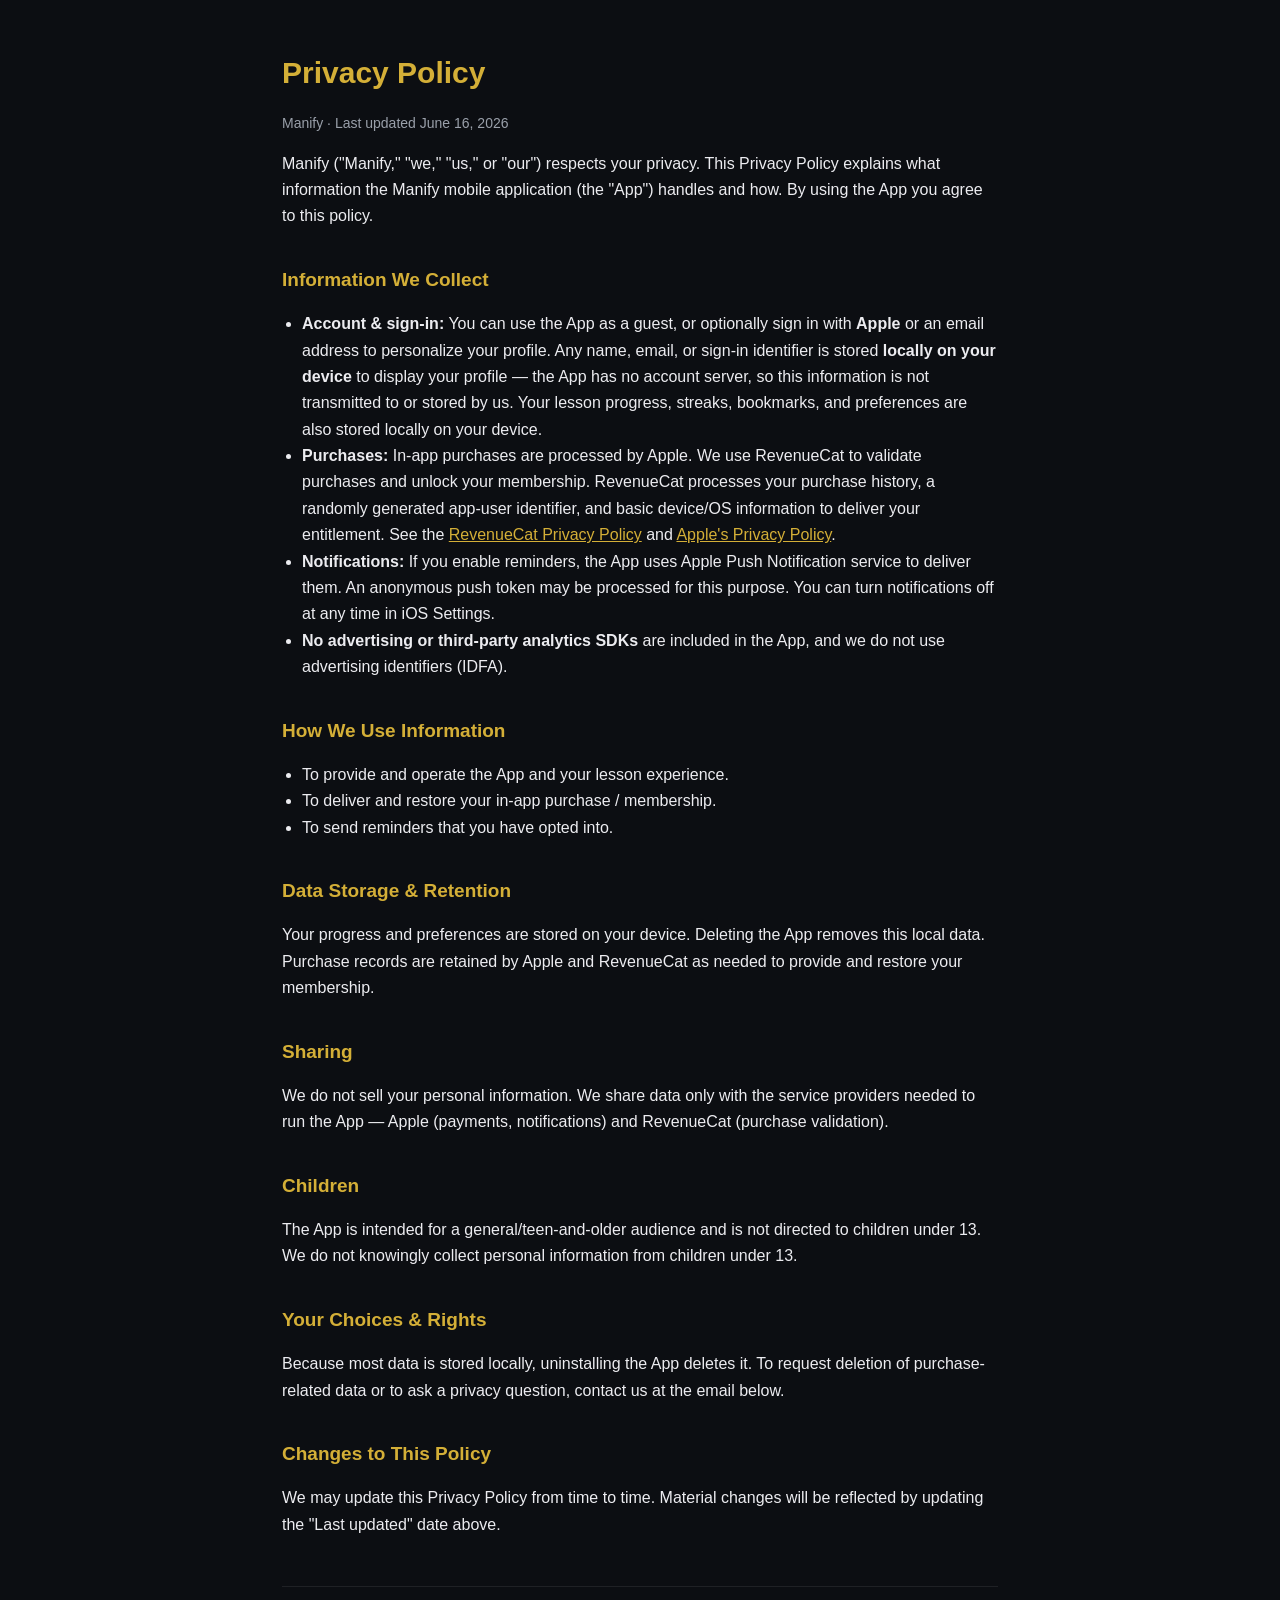
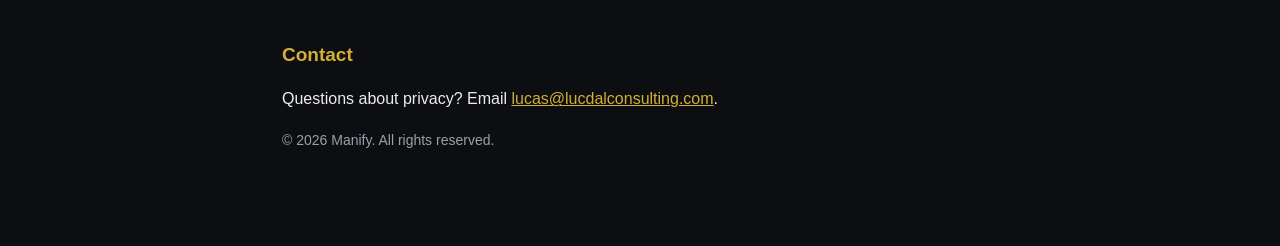
<file: docs/privacy.html>
<!DOCTYPE html>
<html lang="en">
<head>
  <meta charset="utf-8" />
  <meta name="viewport" content="width=device-width, initial-scale=1" />
  <title>Manify — Privacy Policy</title>
  <style>
    :root { --bg:#0c0e12; --panel:#15171d; --gold:#d4af37; --text:#ececf0; --muted:#9aa0aa; }
    * { box-sizing: border-box; }
    body { margin:0; background:var(--bg); color:var(--text);
      font-family:-apple-system,BlinkMacSystemFont,"Segoe UI",Roboto,Helvetica,Arial,sans-serif;
      line-height:1.65; }
    .wrap { max-width:760px; margin:0 auto; padding:48px 22px 80px; }
    h1 { color:var(--gold); font-size:30px; margin:0 0 4px; }
    h2 { color:var(--gold); font-size:19px; margin:34px 0 8px; }
    p, li { color:var(--text); font-size:16px; }
    .muted { color:var(--muted); font-size:14px; }
    a { color:var(--gold); }
    ul { padding-left:20px; }
    .card { background:var(--panel); border:1px solid rgba(212,175,55,.18);
      border-radius:14px; padding:18px 20px; margin-top:24px; }
    footer { margin-top:48px; border-top:1px solid rgba(255,255,255,.08); padding-top:18px; }
  </style>
</head>
<body>
  <div class="wrap">
    <h1>Privacy Policy</h1>
    <p class="muted">Manify &middot; Last updated June 16, 2026</p>

    <p>Manify ("Manify," "we," "us," or "our") respects your privacy. This Privacy
       Policy explains what information the Manify mobile application (the "App")
       handles and how. By using the App you agree to this policy.</p>

    <h2>Information We Collect</h2>
    <ul>
      <li><strong>Account &amp; sign-in:</strong> You can use the App as a guest, or
          optionally sign in with <strong>Apple</strong> or an email address to
          personalize your profile. Any name, email, or sign-in identifier is stored
          <strong>locally on your device</strong> to display your profile — the App has
          no account server, so this information is not transmitted to or stored by us.
          Your lesson progress, streaks, bookmarks, and preferences are also stored
          locally on your device.</li>
      <li><strong>Purchases:</strong> In-app purchases are processed by Apple. We use
          RevenueCat to validate purchases and unlock your membership. RevenueCat
          processes your purchase history, a randomly generated app-user identifier,
          and basic device/OS information to deliver your entitlement. See the
          <a href="https://www.revenuecat.com/privacy/" target="_blank" rel="noopener">RevenueCat Privacy Policy</a>
          and <a href="https://www.apple.com/legal/privacy/" target="_blank" rel="noopener">Apple's Privacy Policy</a>.</li>
      <li><strong>Notifications:</strong> If you enable reminders, the App uses Apple
          Push Notification service to deliver them. An anonymous push token may be
          processed for this purpose. You can turn notifications off at any time in
          iOS Settings.</li>
      <li><strong>No advertising or third-party analytics SDKs</strong> are included in
          the App, and we do not use advertising identifiers (IDFA).</li>
    </ul>

    <h2>How We Use Information</h2>
    <ul>
      <li>To provide and operate the App and your lesson experience.</li>
      <li>To deliver and restore your in-app purchase / membership.</li>
      <li>To send reminders that you have opted into.</li>
    </ul>

    <h2>Data Storage &amp; Retention</h2>
    <p>Your progress and preferences are stored on your device. Deleting the App
       removes this local data. Purchase records are retained by Apple and RevenueCat
       as needed to provide and restore your membership.</p>

    <h2>Sharing</h2>
    <p>We do not sell your personal information. We share data only with the service
       providers needed to run the App — Apple (payments, notifications) and
       RevenueCat (purchase validation).</p>

    <h2>Children</h2>
    <p>The App is intended for a general/teen-and-older audience and is not directed to
       children under 13. We do not knowingly collect personal information from
       children under 13.</p>

    <h2>Your Choices &amp; Rights</h2>
    <p>Because most data is stored locally, uninstalling the App deletes it. To request
       deletion of purchase-related data or to ask a privacy question, contact us at
       the email below.</p>

    <h2>Changes to This Policy</h2>
    <p>We may update this Privacy Policy from time to time. Material changes will be
       reflected by updating the "Last updated" date above.</p>

    <footer>
      <h2>Contact</h2>
      <p>Questions about privacy? Email <a href="mailto:lucas@lucdalconsulting.com">lucas@lucdalconsulting.com</a>.</p>
      <p class="muted">&copy; 2026 Manify. All rights reserved.</p>
    </footer>
  </div>
</body>
</html>
</file>
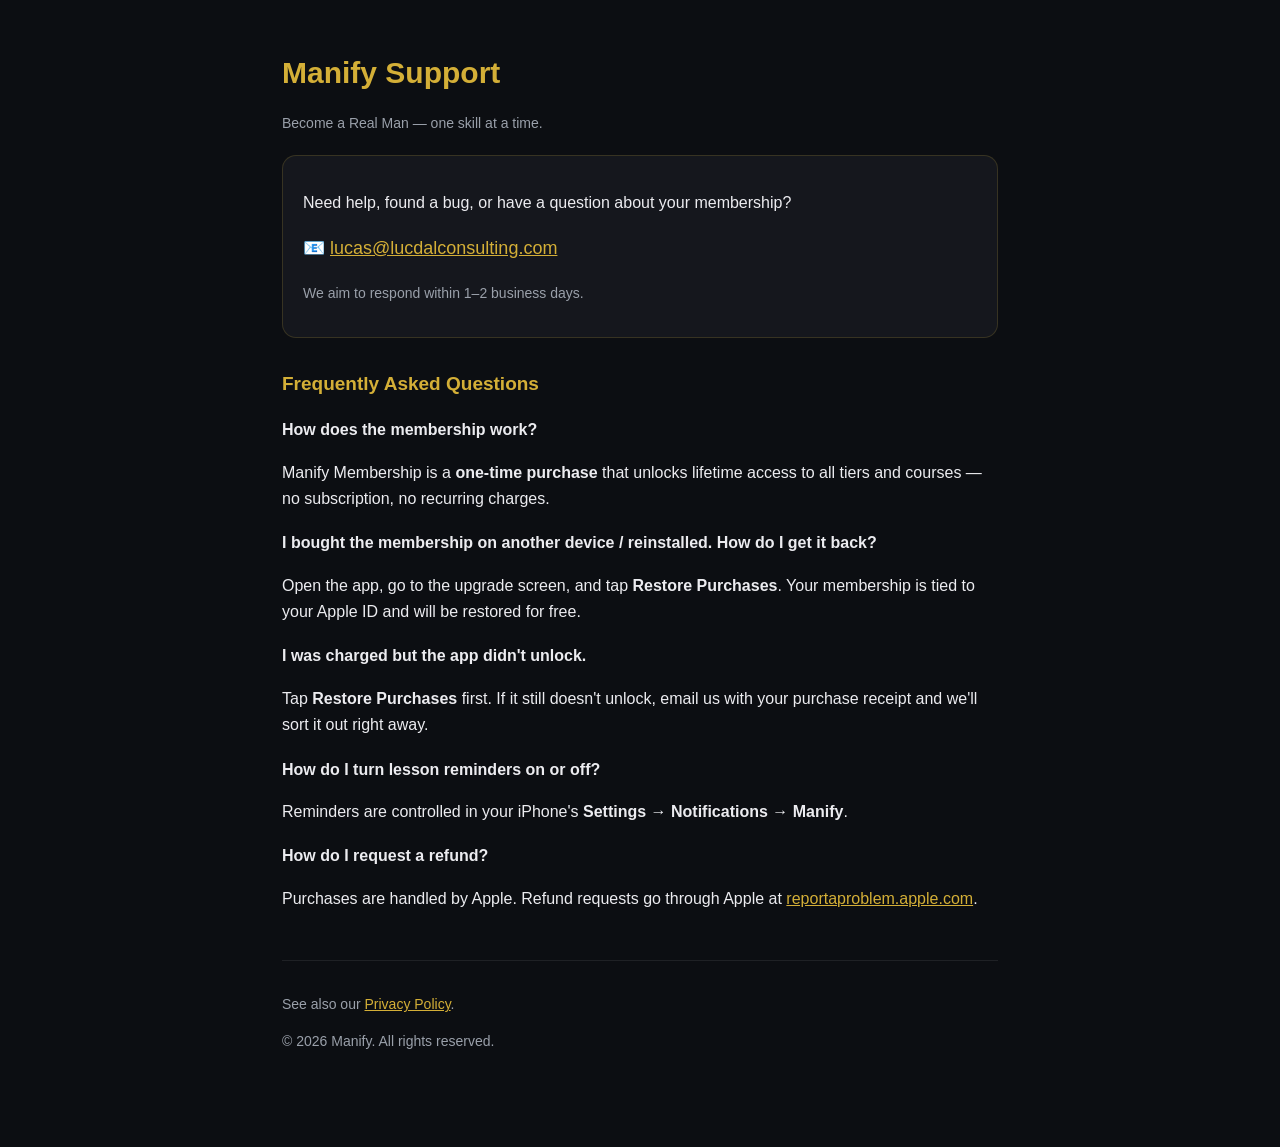
<file: docs/support.html>
<!DOCTYPE html>
<html lang="en">
<head>
  <meta charset="utf-8" />
  <meta name="viewport" content="width=device-width, initial-scale=1" />
  <title>Manify — Support</title>
  <style>
    :root { --bg:#0c0e12; --panel:#15171d; --gold:#d4af37; --text:#ececf0; --muted:#9aa0aa; }
    * { box-sizing: border-box; }
    body { margin:0; background:var(--bg); color:var(--text);
      font-family:-apple-system,BlinkMacSystemFont,"Segoe UI",Roboto,Helvetica,Arial,sans-serif;
      line-height:1.65; }
    .wrap { max-width:760px; margin:0 auto; padding:48px 22px 80px; }
    h1 { color:var(--gold); font-size:30px; margin:0 0 4px; }
    h2 { color:var(--gold); font-size:19px; margin:30px 0 6px; }
    p, li { font-size:16px; }
    .muted { color:var(--muted); font-size:14px; }
    a { color:var(--gold); }
    .card { background:var(--panel); border:1px solid rgba(212,175,55,.18);
      border-radius:14px; padding:18px 20px; margin-top:20px; }
    .q { font-weight:600; margin-top:18px; }
    footer { margin-top:48px; border-top:1px solid rgba(255,255,255,.08); padding-top:18px; }
  </style>
</head>
<body>
  <div class="wrap">
    <h1>Manify Support</h1>
    <p class="muted">Become a Real Man — one skill at a time.</p>

    <div class="card">
      <p>Need help, found a bug, or have a question about your membership?</p>
      <p style="font-size:18px;">📧 <a href="mailto:lucas@lucdalconsulting.com">lucas@lucdalconsulting.com</a></p>
      <p class="muted">We aim to respond within 1–2 business days.</p>
    </div>

    <h2>Frequently Asked Questions</h2>

    <p class="q">How does the membership work?</p>
    <p>Manify Membership is a <strong>one-time purchase</strong> that unlocks lifetime
       access to all tiers and courses — no subscription, no recurring charges.</p>

    <p class="q">I bought the membership on another device / reinstalled. How do I get it back?</p>
    <p>Open the app, go to the upgrade screen, and tap <strong>Restore Purchases</strong>.
       Your membership is tied to your Apple ID and will be restored for free.</p>

    <p class="q">I was charged but the app didn't unlock.</p>
    <p>Tap <strong>Restore Purchases</strong> first. If it still doesn't unlock, email us
       with your purchase receipt and we'll sort it out right away.</p>

    <p class="q">How do I turn lesson reminders on or off?</p>
    <p>Reminders are controlled in your iPhone's <strong>Settings → Notifications → Manify</strong>.</p>

    <p class="q">How do I request a refund?</p>
    <p>Purchases are handled by Apple. Refund requests go through Apple at
       <a href="https://reportaproblem.apple.com" target="_blank" rel="noopener">reportaproblem.apple.com</a>.</p>

    <footer>
      <p class="muted">See also our <a href="privacy.html">Privacy Policy</a>.</p>
      <p class="muted">&copy; 2026 Manify. All rights reserved.</p>
    </footer>
  </div>
</body>
</html>
</file>
